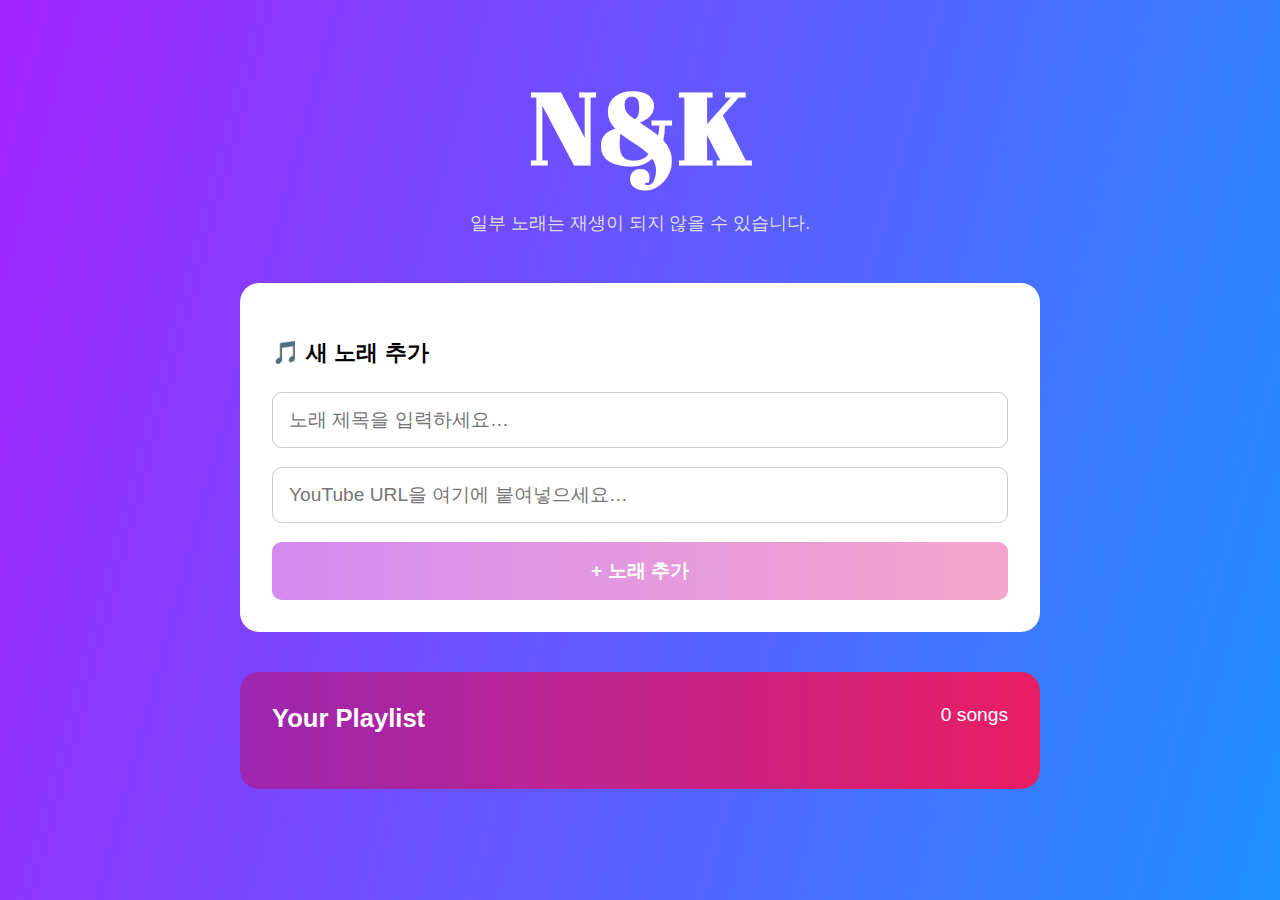
<file: index.html>
<!DOCTYPE html>
<html lang="ko">
<head>
  <meta charset="UTF-8" />
  <meta name="viewport" content="width=device-width, initial-scale=1.0"/>
  <title>N&K</title>
  <link rel="stylesheet" href="index.css" />
  <link rel="icon" href="image/ic.png" type="image/png" />
</head>
<body>
  <div class="container">
    <div class="logo-box">
      <p class="title">N&K</p>
      <p class="notice">일부 노래는 재생이 되지 않을 수 있습니다.</p>
    </div>

    <div class="add-box">
      <p class="add-title">🎵 새 노래 추가</p>
      <input type="text" placeholder="노래 제목을 입력하세요…" />
      <input type="url" placeholder="YouTube URL을 여기에 붙여넣으세요…" />
      <button class="add-button">+ 노래 추가</button>
    </div>

    <div class="playlist-box">
      <div class="playlist-header">
        <span class="playlist-title">Your Playlist</span>
        <span class="playlist-count" id="songCount">0 songs</span>
      </div>
      <div id="songList"></div>
    </div>
  </div>

  <script src="index.js"></script>
</body>
</html>
</file>
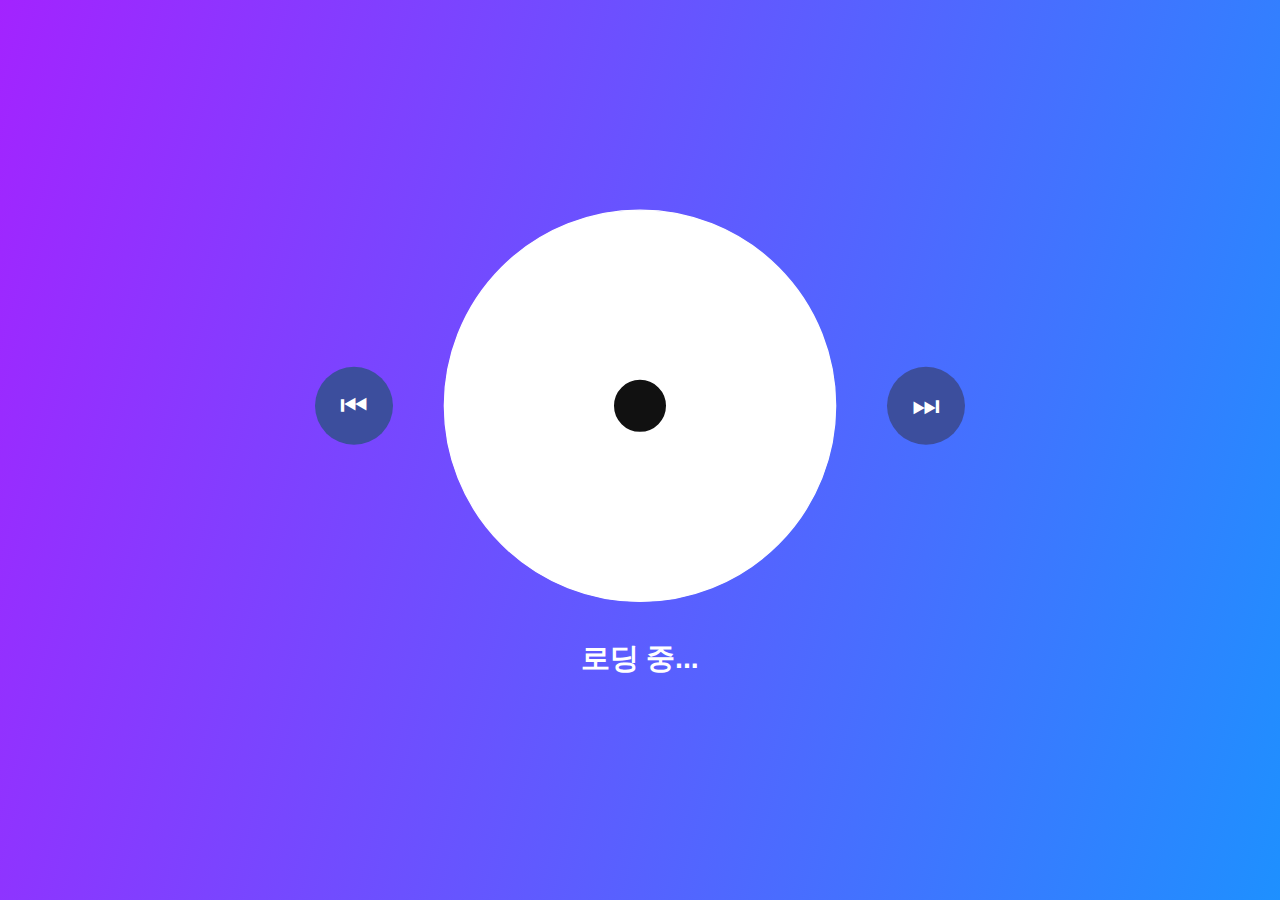
<file: song.html>
<!DOCTYPE html>
<html lang="ko">
<head>
  <meta charset="UTF-8" />
  <meta name="viewport" content="width=device-width, initial-scale=1.0" />
  <title>CD Player</title>
  <link rel="icon" href="/image/ic.png" type="image/png" />
  <link rel="stylesheet" href="song.css" />
</head>
<body>
  <div class="container">
    <div class="cd-controls">
      <button class="ctrl-btn prev">⏮</button>
      <div class="cd-wrapper">
        <div class="iframe-hole">
          <div id="player"></div>
        </div>
        <div class="cd-center"></div>
      </div>
      <button class="ctrl-btn next">⏭</button>
    </div>

    <div class="title">로딩 중...</div>

    <div class="next-song" style="display:none;">
      <div class="label">Next Song</div>
      <div class="next-item">
        <div class="thumbnail"></div>
        <div class="song-info">
          <div class="song-title">로딩 중...</div>
          <div class="queue">다음 노래 0개</div>
        </div>
      </div>
    </div>
  </div>

  <script src="https://www.youtube.com/iframe_api"></script>
  <script src="song.js"></script>
</body>
</html>
</file>
<file: index.css>
@import url('https://fonts.googleapis.com/css2?family=Abril+Fatface&family=Do+Hyeon&family=Jua&family=Nanum+Gothic&display=swap');

body {
  margin: 0;
  font-family: 'Segoe UI', sans-serif;
  background: linear-gradient(105deg, #a323ff, #1e90ff);
  background-repeat: no-repeat;
  padding: 0;
  height: 100%;
  min-height: 100vh;
}

.container {
  max-width: 800px;
  margin: 0 auto;
  padding: 3rem 2rem;
}

.logo-box {
  text-align: center;
  margin-bottom: 3rem;
}
.logo {
  width: 300px; 

}
.logo-box h1 {
  font-size: 2.4rem; 
  margin: 1rem 0;
}
.notice {
  font-size: 1.1rem;
  color: #ddd;
}
.title{
  font-size: 100px;
  font-weight: bold;
  margin: 10px;
  color: white;
  font-family: "Abril Fatface", serif;
}

/* 추가 박스 */
.add-box {
  background: white;
  border-radius: 1.2rem;
  padding: 2rem;
  margin-bottom: 2.5rem;
}
.add-title {
  color: black;
  font-size: 1.4rem;
  font-weight: bold;
  margin-bottom: 1.5rem;
}
.add-box input {
  width: 100%;
  padding: 1rem;
  font-size: 1.2rem;
  border-radius: 0.6rem;
  border: 1px solid #ccc;
  margin-bottom: 1.2rem;
  box-sizing: border-box;
}
.add-button {
  width: 100%;
  padding: 1rem;
  font-size: 1.2rem;
  font-weight: bold;
  background: linear-gradient(to right, #d48cf0, #f3a6cb);
  border: none;
  color: white;
  border-radius: 0.6rem;
  cursor: pointer;
}

/* 플레이리스트 박스 */
.playlist-box {
  background: linear-gradient(to right, #9c27b0, #e91e63);
  border-radius: 1.2rem;
  padding: 2rem;
}
.playlist-header {
  display: flex;
  justify-content: space-between;
  font-weight: bold;
  font-size: 1.4rem;
  margin-bottom: 1.5rem;
}
.song-card {
  background: white;
  border-radius: 1rem;
  display: flex;
  align-items: center;
  padding: 1.2rem;
  color: black;
  gap: 1.5rem;
}
.thumbnail {
  width: 80px;
  height: 80px;
  object-fit: cover;
  border-radius: 0.6rem;
}
.song-info {
  flex: 1;
  display: flex;
  flex-direction: column;
  justify-content: center;
  gap: 0.3rem;
  font-size: 1.2rem;
}
.play-button {
  background: #9c27b0;
  color: white;
  border: none;
  border-radius: 50%;
  width: 48px;
  height: 48px;
  font-size: 1.4rem;
  cursor: pointer;
}
.delete-button {
  background: none;
  border: none;
  font-size: 1.6rem;
  color: gray;
  cursor: pointer;
}

.song-title {
  font-weight: bold;
  font-size: 1.3rem;
}
.song-date {
  font-size: 1rem;
  color: gray;
}

.playlist-title {
  font-size: 1.6rem;
  color: white;
}
.playlist-count {
  font-size: 1.2rem;
  font-weight: normal;
  color: white;
}

#songList .song-card {
  margin-bottom: 16px; 
}
</file>
<file: song.css>
body {
  margin: 0;
  font-family: 'Noto Sans KR', sans-serif;
  background: linear-gradient(105deg, #a323ff, #1e90ff);
  color: white;
  display: flex;
  justify-content: center;
  align-items: center;
  height: 100vh;
}

.container {
  text-align: center;
  transform: scale(1.3);
}

.cd-controls {
  display: flex;
  align-items: center;
  gap: 40px;
  justify-content: center;
  margin-bottom: 30px;
}

.cd-wrapper {
  position: relative;
  width: 300px;
  height: 300px;
}

.cd-center {
  position: absolute;
  top: 50%;
  left: 50%;
  width: 40px;
  height: 40px;
  background: #111;
  border-radius: 50%;
  border: 3px solid white;
  transform: translate(-50%, -50%);
  z-index: 3;
}

.iframe-hole {
  position: absolute;
  top: 50%;
  left: 50%;
  width: 300px;
  height: 300px;
  background: white;
  border-radius: 50%;
  transform: translate(-50%, -50%);
  overflow: hidden;
  z-index: 2;
  border: 1px solid white;
}

.iframe-hole iframe {
  width: 300px;
  height: 300px;
  border-radius: 50%;
  border: none;
  display: block;
}

.ctrl-btn {
  width: 60px;
  height: 60px;
  font-size: 24px;
  border-radius: 50%;
  border: none;
  background: #3c4e9d;
  color: white;
  cursor: pointer;
  transition: background 0.3s;
}

.ctrl-btn:hover {
  background: #556fbe;
}

.title {
  font-size: 22px;
  font-weight: 700;
  margin-bottom: 8px;
}

.next-song {
  display: flex;
  flex-direction: column;
  align-items: center;
}

.label {
  font-weight: bold;
  font-size: 16px;
  margin-bottom: 12px;
}

.next-item {
  background: rgba(255, 255, 255, 0.1);
  padding: 15px 20px;
  border-radius: 16px;
  display: flex;
  align-items: center;
  gap: 15px;
  min-width: 400px;
}

.thumbnail {
  width: 50px;
  height: 50px;
  border-radius: 10px;
  overflow: hidden;
  background: #bbb;
}

.thumbnail iframe {
  width: 50px;
  height: 50px;
  border: none;
  border-radius: 10px;
  display: block;
}

.song-info {
  text-align: left;
}

.song-title {
  font-size: 16px;
  font-weight: 500;
}

.queue {
  font-size: 13px;
  color: #ccc;
}
</file>
